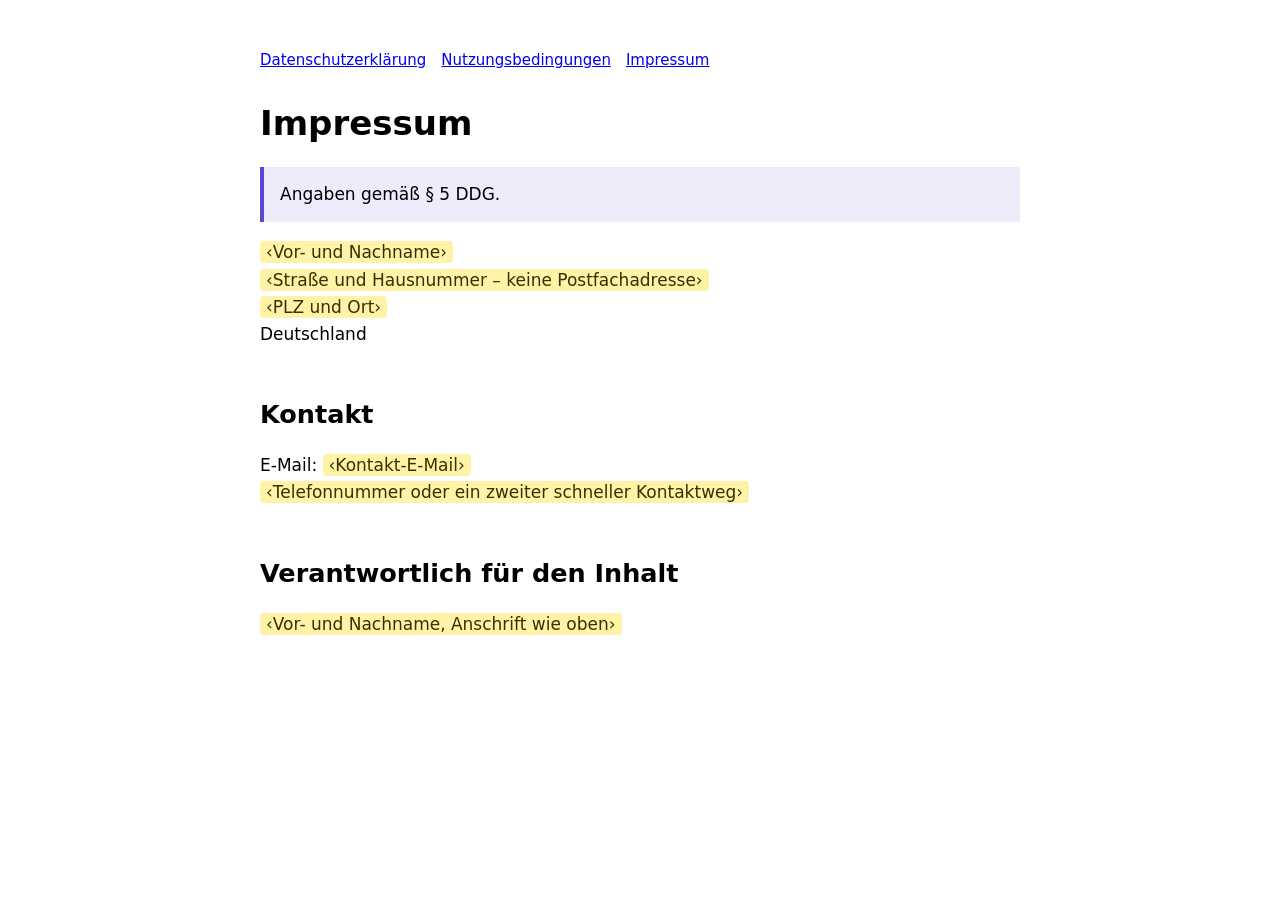
<file: frontend/imprint.html>
<!doctype html>
<html lang="de">
<head>
  <meta charset="utf-8">
  <meta name="viewport" content="width=device-width, initial-scale=1">
  <title>Impressum · Lernkarten</title>
  <style>
    :root { color-scheme: light dark; }
    body { max-width: 760px; margin: 48px auto; padding: 0 20px 48px; font: 17px/1.6 system-ui, sans-serif; }
    h1, h2 { line-height: 1.25; }
    h2 { margin-top: 2em; }
    nav { font-size: 15px; margin-bottom: 2em; }
    nav a { margin-right: 1em; }
    .todo { background: #fff3a8; color: #3a2f00; padding: 1px 6px; border-radius: 4px; }
    .note { padding: 14px 16px; border-left: 4px solid #5e45d4; background: rgba(94, 69, 212, 0.1); }
  </style>
</head>
<body>
  <nav><a href="/privacy">Datenschutzerklärung</a><a href="/terms">Nutzungsbedingungen</a><a href="/imprint">Impressum</a></nav>
  <h1>Impressum</h1>
  <p class="note">Angaben gemäß § 5 DDG.</p>
  <p><span class="todo">‹Vor- und Nachname›</span><br><span class="todo">‹Straße und Hausnummer – keine Postfachadresse›</span><br><span class="todo">‹PLZ und Ort›</span><br>Deutschland</p>
  <h2>Kontakt</h2>
  <p>E-Mail: <span class="todo">‹Kontakt-E-Mail›</span><br><span class="todo">‹Telefonnummer oder ein zweiter schneller Kontaktweg›</span></p>
  <h2>Verantwortlich für den Inhalt</h2>
  <p><span class="todo">‹Vor- und Nachname, Anschrift wie oben›</span></p>
</body>
</html>
</file>
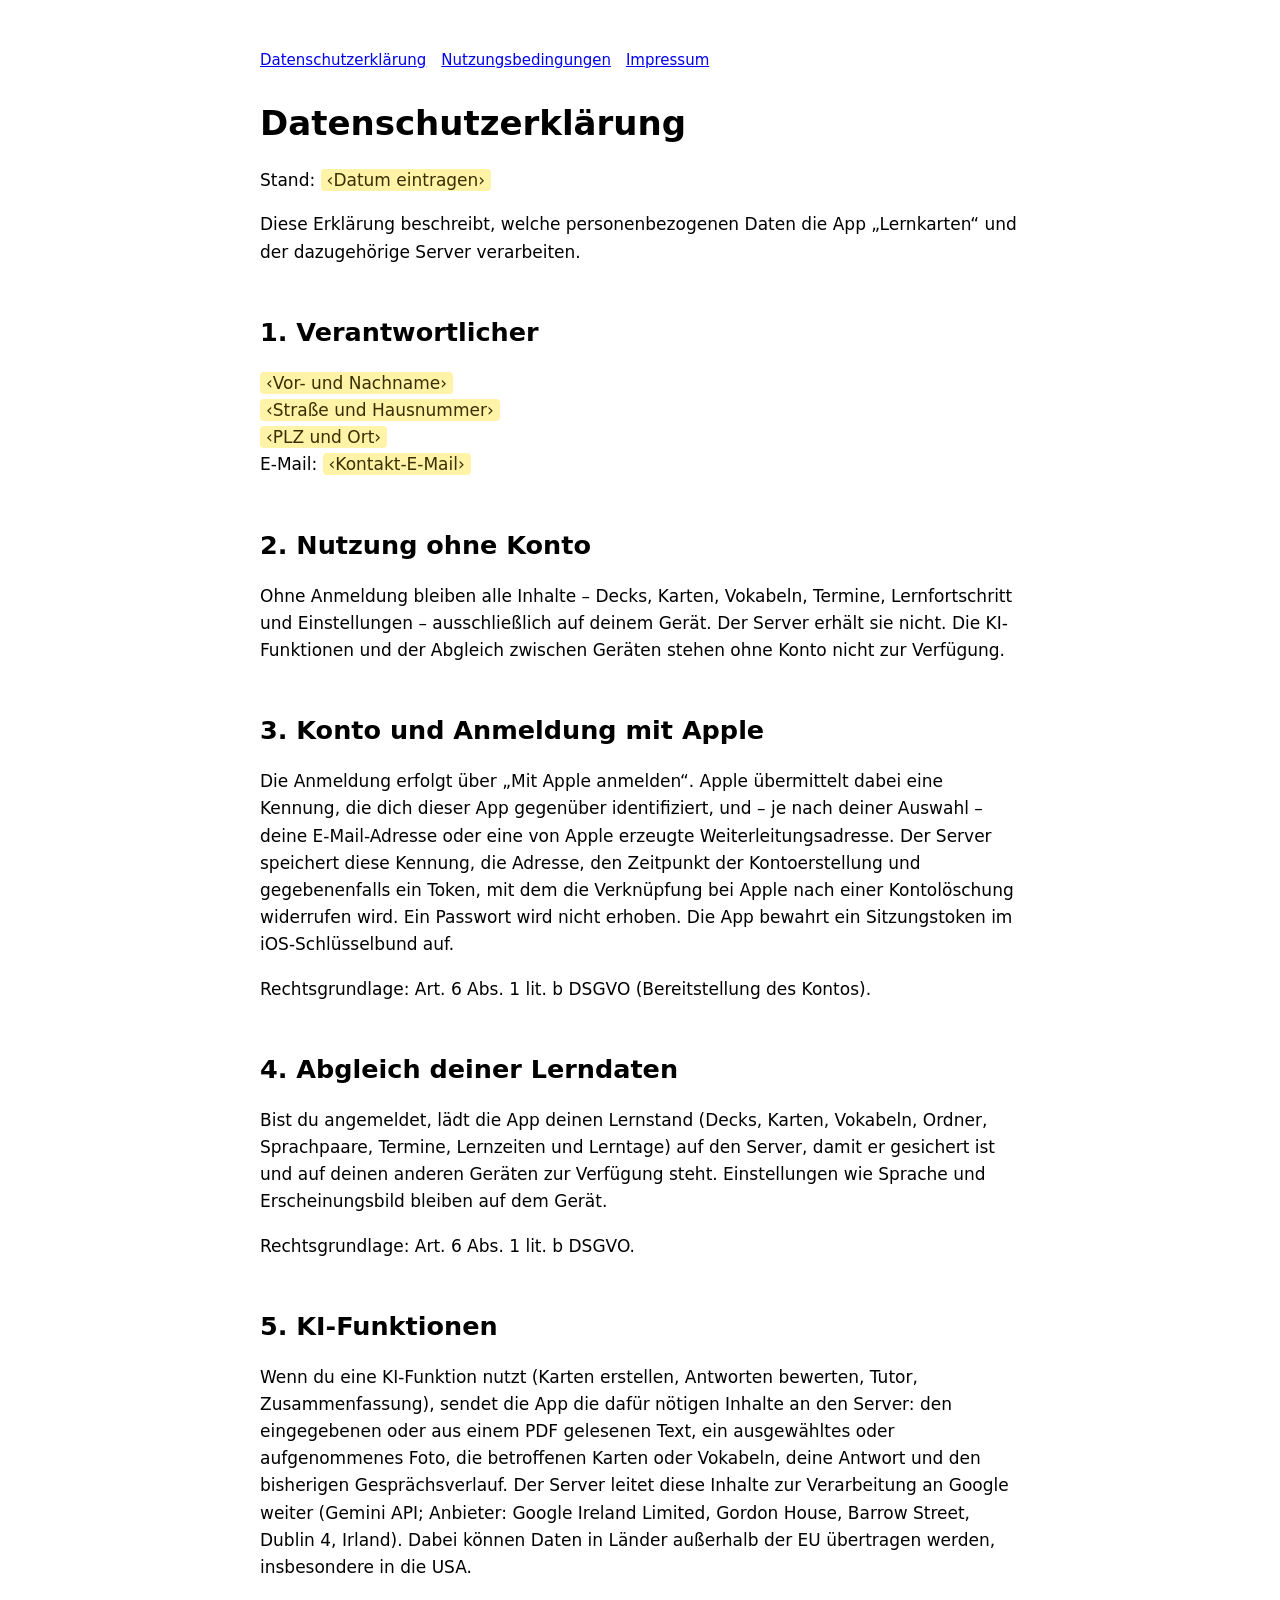
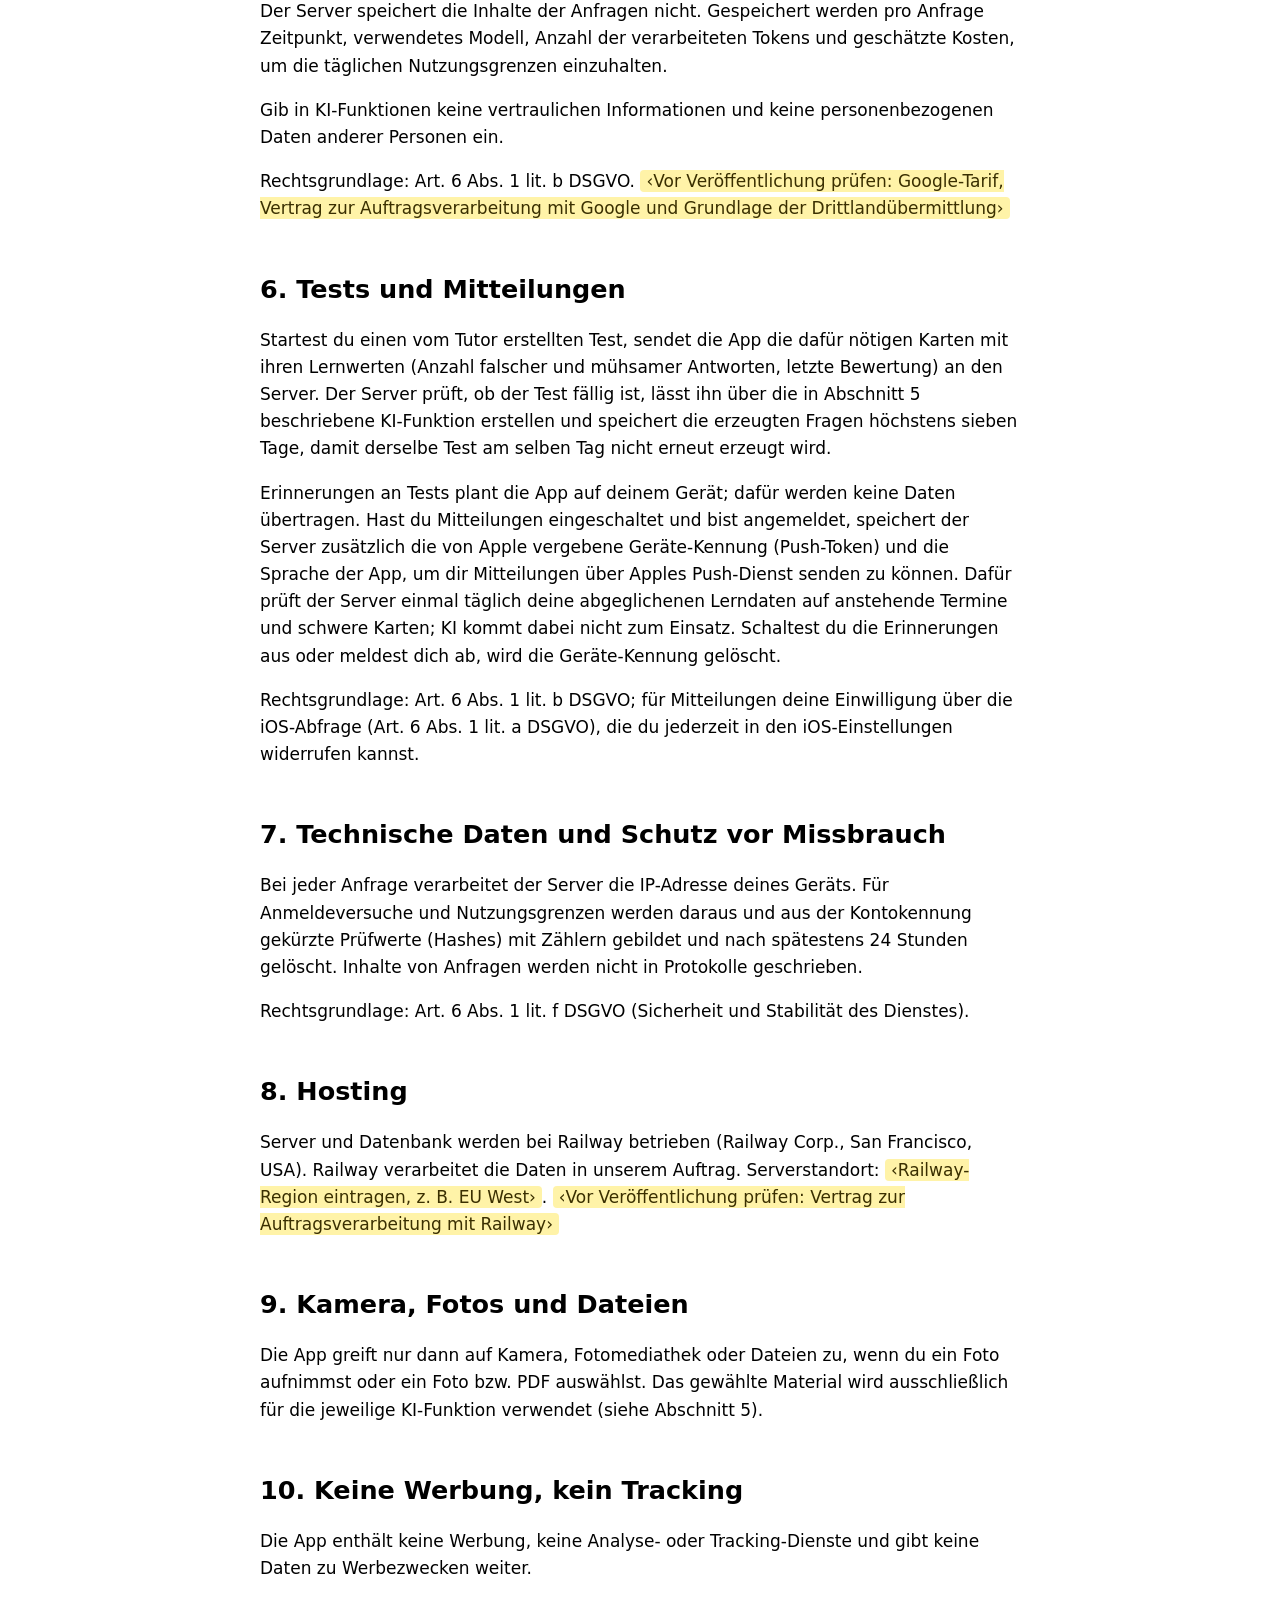
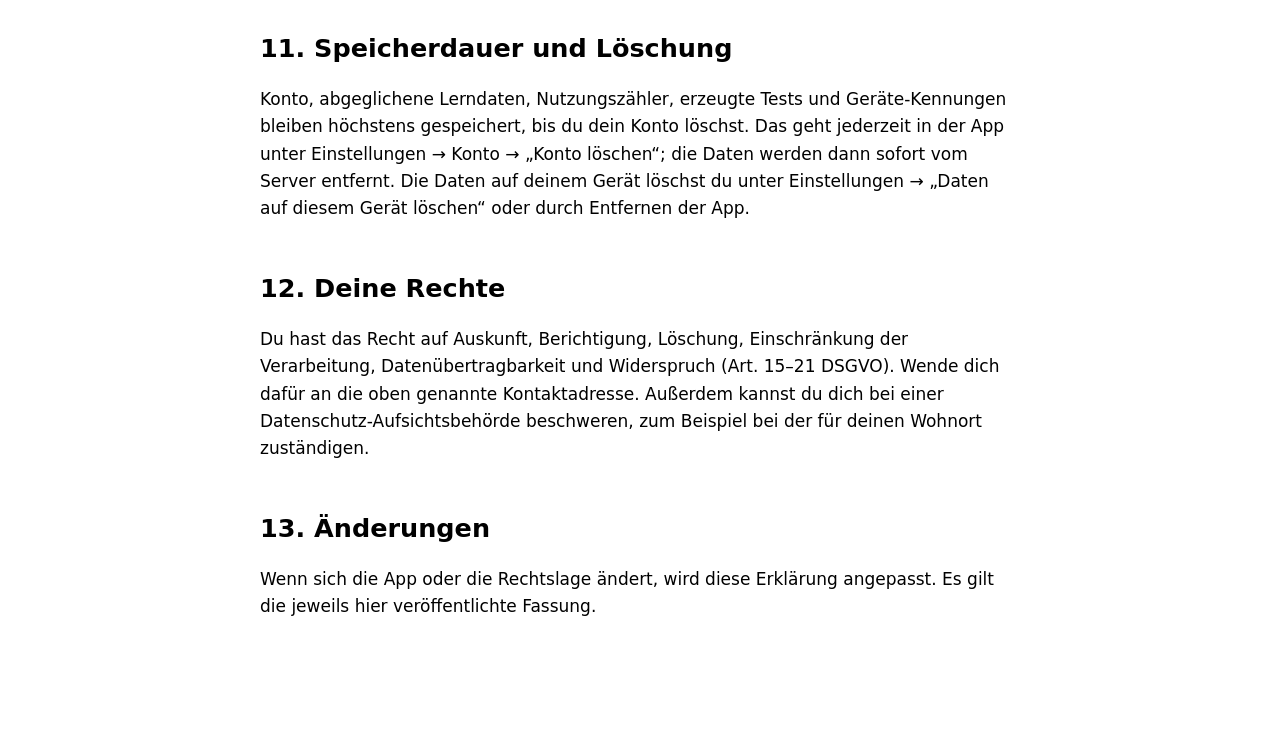
<file: frontend/privacy.html>
<!doctype html>
<html lang="de">
<head>
  <meta charset="utf-8">
  <meta name="viewport" content="width=device-width, initial-scale=1">
  <title>Datenschutzerklärung · Lernkarten</title>
  <style>
    :root { color-scheme: light dark; }
    body { max-width: 760px; margin: 48px auto; padding: 0 20px 48px; font: 17px/1.6 system-ui, sans-serif; }
    h1, h2 { line-height: 1.25; }
    h2 { margin-top: 2em; }
    nav { font-size: 15px; margin-bottom: 2em; }
    nav a { margin-right: 1em; }
    .todo { background: #fff3a8; color: #3a2f00; padding: 1px 6px; border-radius: 4px; }
    .note { padding: 14px 16px; border-left: 4px solid #5e45d4; background: rgba(94, 69, 212, 0.1); }
  </style>
</head>
<body>
  <nav><a href="/privacy">Datenschutzerklärung</a><a href="/terms">Nutzungsbedingungen</a><a href="/imprint">Impressum</a></nav>
  <h1>Datenschutzerklärung</h1>
  <p>Stand: <span class="todo">‹Datum eintragen›</span></p>
  <p>Diese Erklärung beschreibt, welche personenbezogenen Daten die App „Lernkarten“ und der dazugehörige Server verarbeiten.</p>

  <h2>1. Verantwortlicher</h2>
  <p><span class="todo">‹Vor- und Nachname›</span><br><span class="todo">‹Straße und Hausnummer›</span><br><span class="todo">‹PLZ und Ort›</span><br>E-Mail: <span class="todo">‹Kontakt-E-Mail›</span></p>

  <h2>2. Nutzung ohne Konto</h2>
  <p>Ohne Anmeldung bleiben alle Inhalte – Decks, Karten, Vokabeln, Termine, Lernfortschritt und Einstellungen – ausschließlich auf deinem Gerät. Der Server erhält sie nicht. Die KI-Funktionen und der Abgleich zwischen Geräten stehen ohne Konto nicht zur Verfügung.</p>

  <h2>3. Konto und Anmeldung mit Apple</h2>
  <p>Die Anmeldung erfolgt über „Mit Apple anmelden“. Apple übermittelt dabei eine Kennung, die dich dieser App gegenüber identifiziert, und – je nach deiner Auswahl – deine E-Mail-Adresse oder eine von Apple erzeugte Weiterleitungsadresse. Der Server speichert diese Kennung, die Adresse, den Zeitpunkt der Kontoerstellung und gegebenenfalls ein Token, mit dem die Verknüpfung bei Apple nach einer Kontolöschung widerrufen wird. Ein Passwort wird nicht erhoben. Die App bewahrt ein Sitzungstoken im iOS-Schlüsselbund auf.</p>
  <p>Rechtsgrundlage: Art. 6 Abs. 1 lit. b DSGVO (Bereitstellung des Kontos).</p>

  <h2>4. Abgleich deiner Lerndaten</h2>
  <p>Bist du angemeldet, lädt die App deinen Lernstand (Decks, Karten, Vokabeln, Ordner, Sprachpaare, Termine, Lernzeiten und Lerntage) auf den Server, damit er gesichert ist und auf deinen anderen Geräten zur Verfügung steht. Einstellungen wie Sprache und Erscheinungsbild bleiben auf dem Gerät.</p>
  <p>Rechtsgrundlage: Art. 6 Abs. 1 lit. b DSGVO.</p>

  <h2>5. KI-Funktionen</h2>
  <p>Wenn du eine KI-Funktion nutzt (Karten erstellen, Antworten bewerten, Tutor, Zusammenfassung), sendet die App die dafür nötigen Inhalte an den Server: den eingegebenen oder aus einem PDF gelesenen Text, ein ausgewähltes oder aufgenommenes Foto, die betroffenen Karten oder Vokabeln, deine Antwort und den bisherigen Gesprächsverlauf. Der Server leitet diese Inhalte zur Verarbeitung an Google weiter (Gemini API; Anbieter: Google Ireland Limited, Gordon House, Barrow Street, Dublin 4, Irland). Dabei können Daten in Länder außerhalb der EU übertragen werden, insbesondere in die USA.</p>
  <p>Der Server speichert die Inhalte der Anfragen nicht. Gespeichert werden pro Anfrage Zeitpunkt, verwendetes Modell, Anzahl der verarbeiteten Tokens und geschätzte Kosten, um die täglichen Nutzungsgrenzen einzuhalten.</p>
  <p>Gib in KI-Funktionen keine vertraulichen Informationen und keine personenbezogenen Daten anderer Personen ein.</p>
  <p>Rechtsgrundlage: Art. 6 Abs. 1 lit. b DSGVO. <span class="todo">‹Vor Veröffentlichung prüfen: Google-Tarif, Vertrag zur Auftragsverarbeitung mit Google und Grundlage der Drittlandübermittlung›</span></p>

  <h2>6. Tests und Mitteilungen</h2>
  <p>Startest du einen vom Tutor erstellten Test, sendet die App die dafür nötigen Karten mit ihren Lernwerten (Anzahl falscher und mühsamer Antworten, letzte Bewertung) an den Server. Der Server prüft, ob der Test fällig ist, lässt ihn über die in Abschnitt 5 beschriebene KI-Funktion erstellen und speichert die erzeugten Fragen höchstens sieben Tage, damit derselbe Test am selben Tag nicht erneut erzeugt wird.</p>
  <p>Erinnerungen an Tests plant die App auf deinem Gerät; dafür werden keine Daten übertragen. Hast du Mitteilungen eingeschaltet und bist angemeldet, speichert der Server zusätzlich die von Apple vergebene Geräte-Kennung (Push-Token) und die Sprache der App, um dir Mitteilungen über Apples Push-Dienst senden zu können. Dafür prüft der Server einmal täglich deine abgeglichenen Lerndaten auf anstehende Termine und schwere Karten; KI kommt dabei nicht zum Einsatz. Schaltest du die Erinnerungen aus oder meldest dich ab, wird die Geräte-Kennung gelöscht.</p>
  <p>Rechtsgrundlage: Art. 6 Abs. 1 lit. b DSGVO; für Mitteilungen deine Einwilligung über die iOS-Abfrage (Art. 6 Abs. 1 lit. a DSGVO), die du jederzeit in den iOS-Einstellungen widerrufen kannst.</p>

  <h2>7. Technische Daten und Schutz vor Missbrauch</h2>
  <p>Bei jeder Anfrage verarbeitet der Server die IP-Adresse deines Geräts. Für Anmeldeversuche und Nutzungsgrenzen werden daraus und aus der Kontokennung gekürzte Prüfwerte (Hashes) mit Zählern gebildet und nach spätestens 24 Stunden gelöscht. Inhalte von Anfragen werden nicht in Protokolle geschrieben.</p>
  <p>Rechtsgrundlage: Art. 6 Abs. 1 lit. f DSGVO (Sicherheit und Stabilität des Dienstes).</p>

  <h2>8. Hosting</h2>
  <p>Server und Datenbank werden bei Railway betrieben (Railway Corp., San Francisco, USA). Railway verarbeitet die Daten in unserem Auftrag. Serverstandort: <span class="todo">‹Railway-Region eintragen, z. B. EU West›</span>. <span class="todo">‹Vor Veröffentlichung prüfen: Vertrag zur Auftragsverarbeitung mit Railway›</span></p>

  <h2>9. Kamera, Fotos und Dateien</h2>
  <p>Die App greift nur dann auf Kamera, Fotomediathek oder Dateien zu, wenn du ein Foto aufnimmst oder ein Foto bzw. PDF auswählst. Das gewählte Material wird ausschließlich für die jeweilige KI-Funktion verwendet (siehe Abschnitt 5).</p>

  <h2>10. Keine Werbung, kein Tracking</h2>
  <p>Die App enthält keine Werbung, keine Analyse- oder Tracking-Dienste und gibt keine Daten zu Werbezwecken weiter.</p>

  <h2>11. Speicherdauer und Löschung</h2>
  <p>Konto, abgeglichene Lerndaten, Nutzungszähler, erzeugte Tests und Geräte-Kennungen bleiben höchstens gespeichert, bis du dein Konto löschst. Das geht jederzeit in der App unter Einstellungen → Konto → „Konto löschen“; die Daten werden dann sofort vom Server entfernt. Die Daten auf deinem Gerät löschst du unter Einstellungen → „Daten auf diesem Gerät löschen“ oder durch Entfernen der App.</p>

  <h2>12. Deine Rechte</h2>
  <p>Du hast das Recht auf Auskunft, Berichtigung, Löschung, Einschränkung der Verarbeitung, Datenübertragbarkeit und Widerspruch (Art. 15–21 DSGVO). Wende dich dafür an die oben genannte Kontaktadresse. Außerdem kannst du dich bei einer Datenschutz-Aufsichtsbehörde beschweren, zum Beispiel bei der für deinen Wohnort zuständigen.</p>

  <h2>13. Änderungen</h2>
  <p>Wenn sich die App oder die Rechtslage ändert, wird diese Erklärung angepasst. Es gilt die jeweils hier veröffentlichte Fassung.</p>
</body>
</html>
</file>
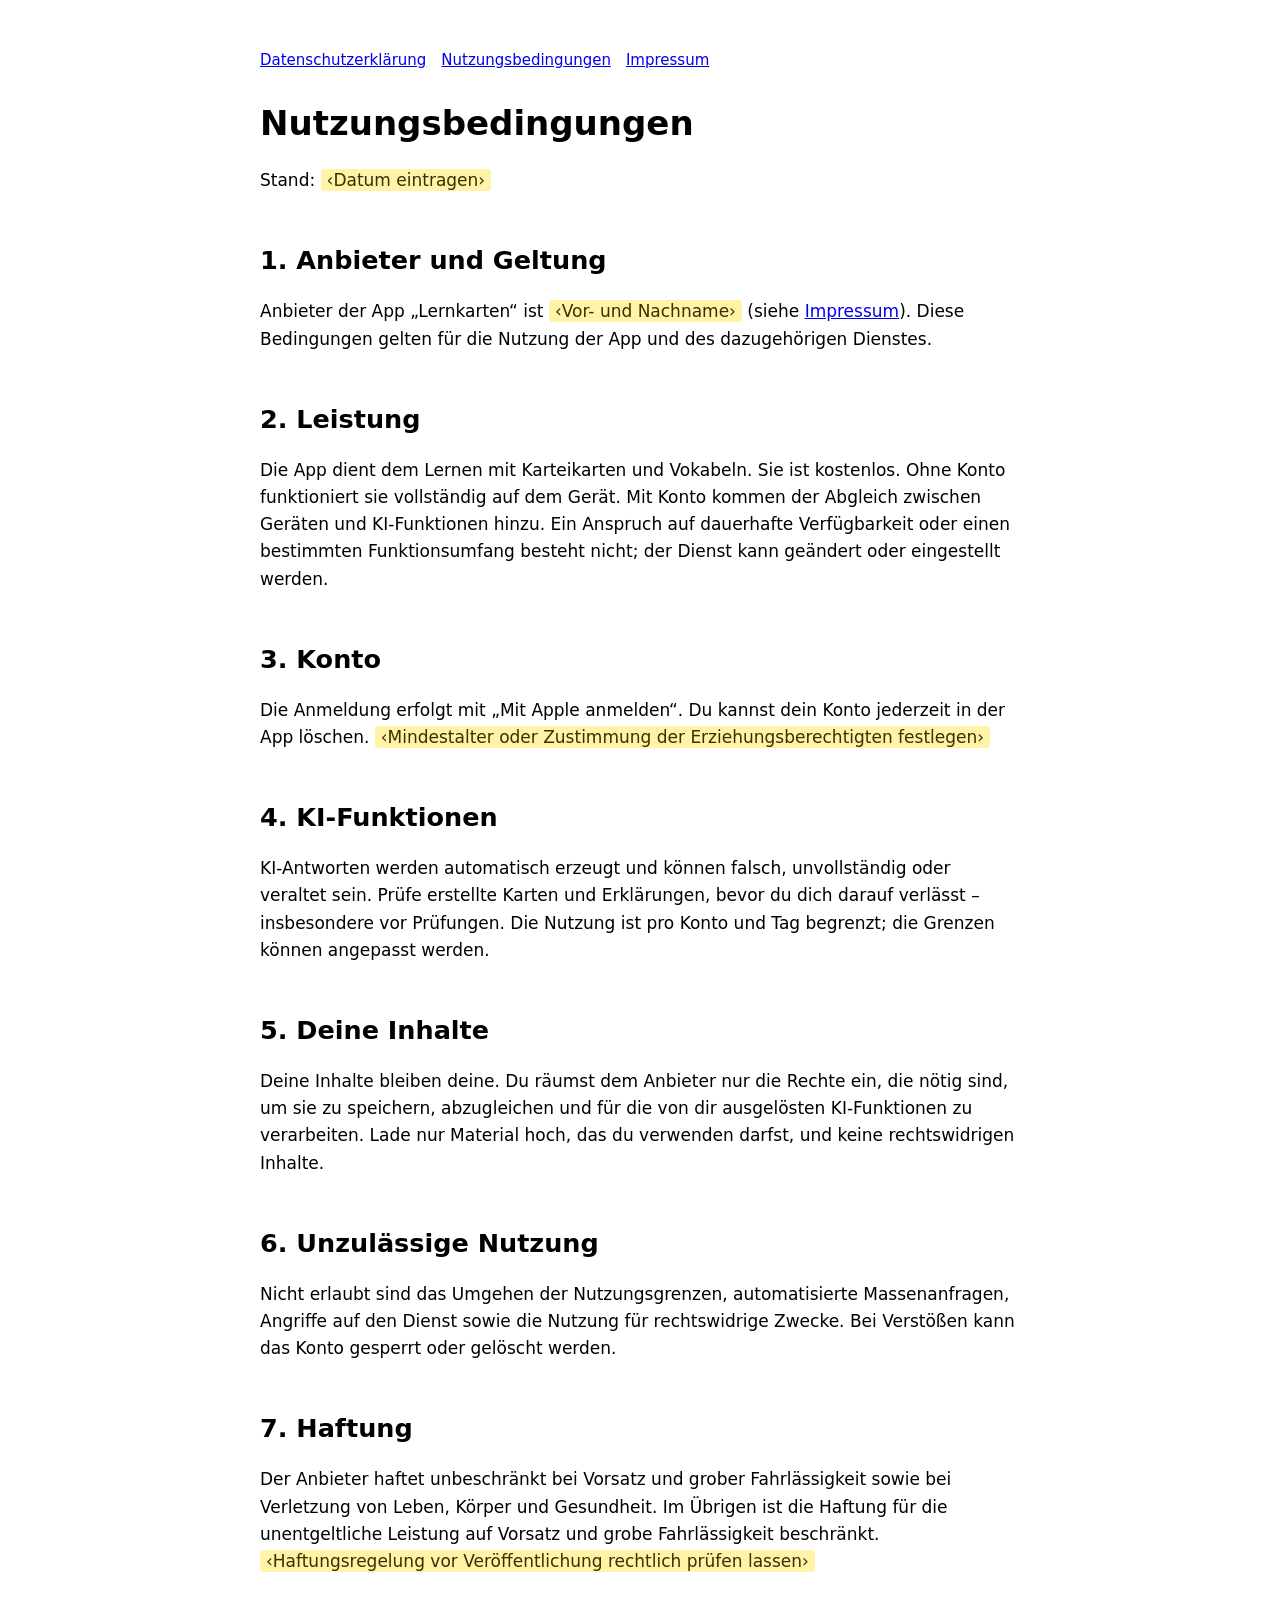
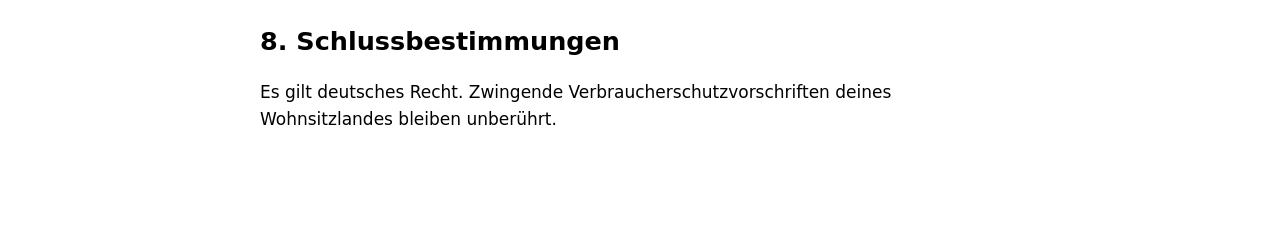
<file: frontend/terms.html>
<!doctype html>
<html lang="de">
<head>
  <meta charset="utf-8">
  <meta name="viewport" content="width=device-width, initial-scale=1">
  <title>Nutzungsbedingungen · Lernkarten</title>
  <style>
    :root { color-scheme: light dark; }
    body { max-width: 760px; margin: 48px auto; padding: 0 20px 48px; font: 17px/1.6 system-ui, sans-serif; }
    h1, h2 { line-height: 1.25; }
    h2 { margin-top: 2em; }
    nav { font-size: 15px; margin-bottom: 2em; }
    nav a { margin-right: 1em; }
    .todo { background: #fff3a8; color: #3a2f00; padding: 1px 6px; border-radius: 4px; }
    .note { padding: 14px 16px; border-left: 4px solid #5e45d4; background: rgba(94, 69, 212, 0.1); }
  </style>
</head>
<body>
  <nav><a href="/privacy">Datenschutzerklärung</a><a href="/terms">Nutzungsbedingungen</a><a href="/imprint">Impressum</a></nav>
  <h1>Nutzungsbedingungen</h1>
  <p>Stand: <span class="todo">‹Datum eintragen›</span></p>

  <h2>1. Anbieter und Geltung</h2>
  <p>Anbieter der App „Lernkarten“ ist <span class="todo">‹Vor- und Nachname›</span> (siehe <a href="/imprint">Impressum</a>). Diese Bedingungen gelten für die Nutzung der App und des dazugehörigen Dienstes.</p>

  <h2>2. Leistung</h2>
  <p>Die App dient dem Lernen mit Karteikarten und Vokabeln. Sie ist kostenlos. Ohne Konto funktioniert sie vollständig auf dem Gerät. Mit Konto kommen der Abgleich zwischen Geräten und KI-Funktionen hinzu. Ein Anspruch auf dauerhafte Verfügbarkeit oder einen bestimmten Funktionsumfang besteht nicht; der Dienst kann geändert oder eingestellt werden.</p>

  <h2>3. Konto</h2>
  <p>Die Anmeldung erfolgt mit „Mit Apple anmelden“. Du kannst dein Konto jederzeit in der App löschen. <span class="todo">‹Mindestalter oder Zustimmung der Erziehungsberechtigten festlegen›</span></p>

  <h2>4. KI-Funktionen</h2>
  <p>KI-Antworten werden automatisch erzeugt und können falsch, unvollständig oder veraltet sein. Prüfe erstellte Karten und Erklärungen, bevor du dich darauf verlässt – insbesondere vor Prüfungen. Die Nutzung ist pro Konto und Tag begrenzt; die Grenzen können angepasst werden.</p>

  <h2>5. Deine Inhalte</h2>
  <p>Deine Inhalte bleiben deine. Du räumst dem Anbieter nur die Rechte ein, die nötig sind, um sie zu speichern, abzugleichen und für die von dir ausgelösten KI-Funktionen zu verarbeiten. Lade nur Material hoch, das du verwenden darfst, und keine rechtswidrigen Inhalte.</p>

  <h2>6. Unzulässige Nutzung</h2>
  <p>Nicht erlaubt sind das Umgehen der Nutzungsgrenzen, automatisierte Massenanfragen, Angriffe auf den Dienst sowie die Nutzung für rechtswidrige Zwecke. Bei Verstößen kann das Konto gesperrt oder gelöscht werden.</p>

  <h2>7. Haftung</h2>
  <p>Der Anbieter haftet unbeschränkt bei Vorsatz und grober Fahrlässigkeit sowie bei Verletzung von Leben, Körper und Gesundheit. Im Übrigen ist die Haftung für die unentgeltliche Leistung auf Vorsatz und grobe Fahrlässigkeit beschränkt. <span class="todo">‹Haftungsregelung vor Veröffentlichung rechtlich prüfen lassen›</span></p>

  <h2>8. Schlussbestimmungen</h2>
  <p>Es gilt deutsches Recht. Zwingende Verbraucherschutzvorschriften deines Wohnsitzlandes bleiben unberührt.</p>
</body>
</html>
</file>
